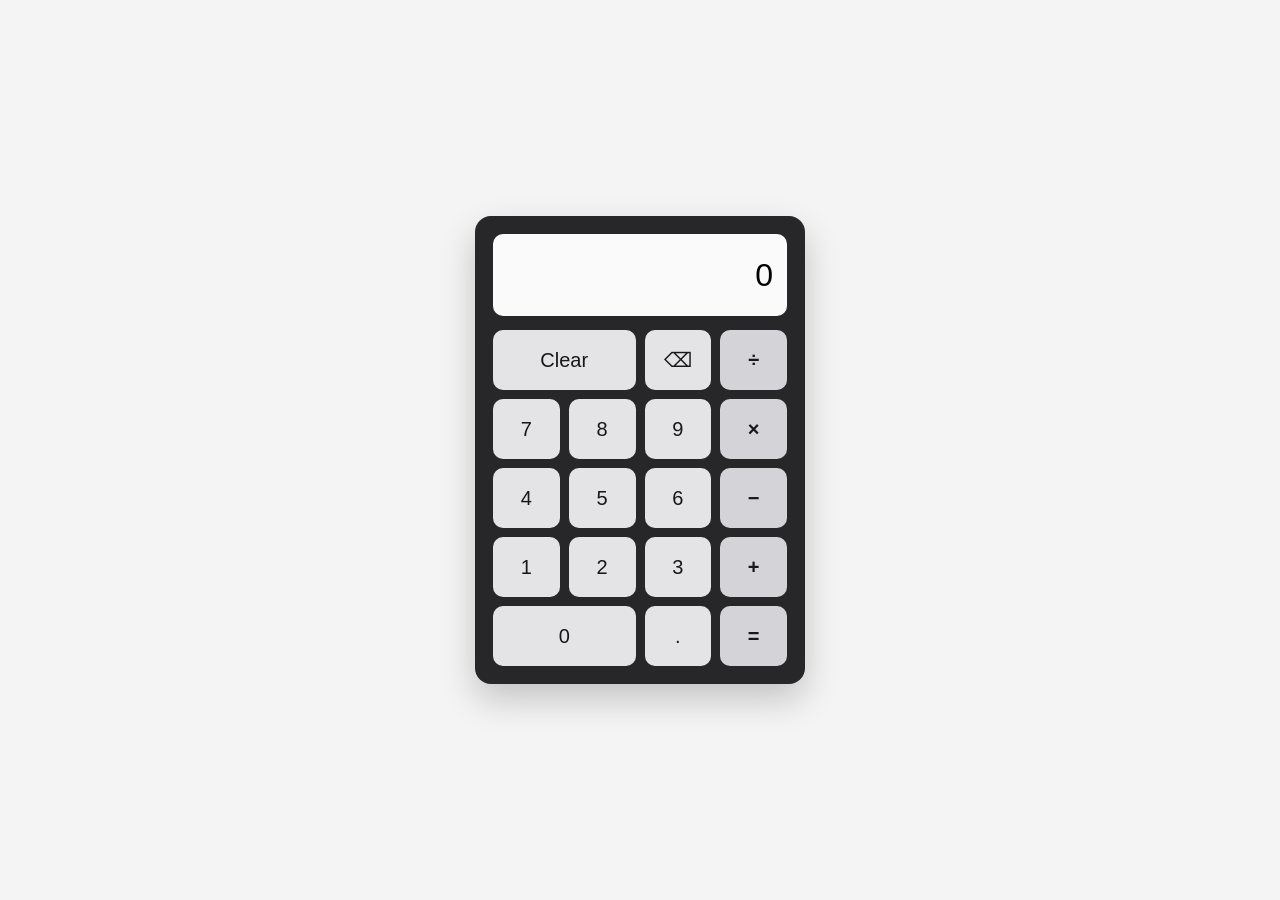
<file: calculator/index.html>
<!DOCTYPE html>
<html lang="en">
<head>
  <meta charset="UTF-8">
  <meta name="viewport" content="width=device-width, initial-scale=1.0">
  <title>Calculator | Odin Project</title>
  <link rel="stylesheet" href="style.css">
</head>
<body>
  <main class="calculator">
    <div id="display" class="display">0</div>
    <div class="keys">
      <button data-action="clear" class="wide">Clear</button>
      <button data-action="backspace">⌫</button>
      <button data-operator="/">÷</button>

      <button data-number="7">7</button>
      <button data-number="8">8</button>
      <button data-number="9">9</button>
      <button data-operator="*">×</button>

      <button data-number="4">4</button>
      <button data-number="5">5</button>
      <button data-number="6">6</button>
      <button data-operator="-">−</button>

      <button data-number="1">1</button>
      <button data-number="2">2</button>
      <button data-number="3">3</button>
      <button data-operator="+">+</button>

      <button data-number="0" class="wide">0</button>
      <button data-action="decimal">.</button>
      <button data-action="equals">=</button>
    </div>
  </main>
  <script src="script.js"></script>
</body>
</html>
</file>
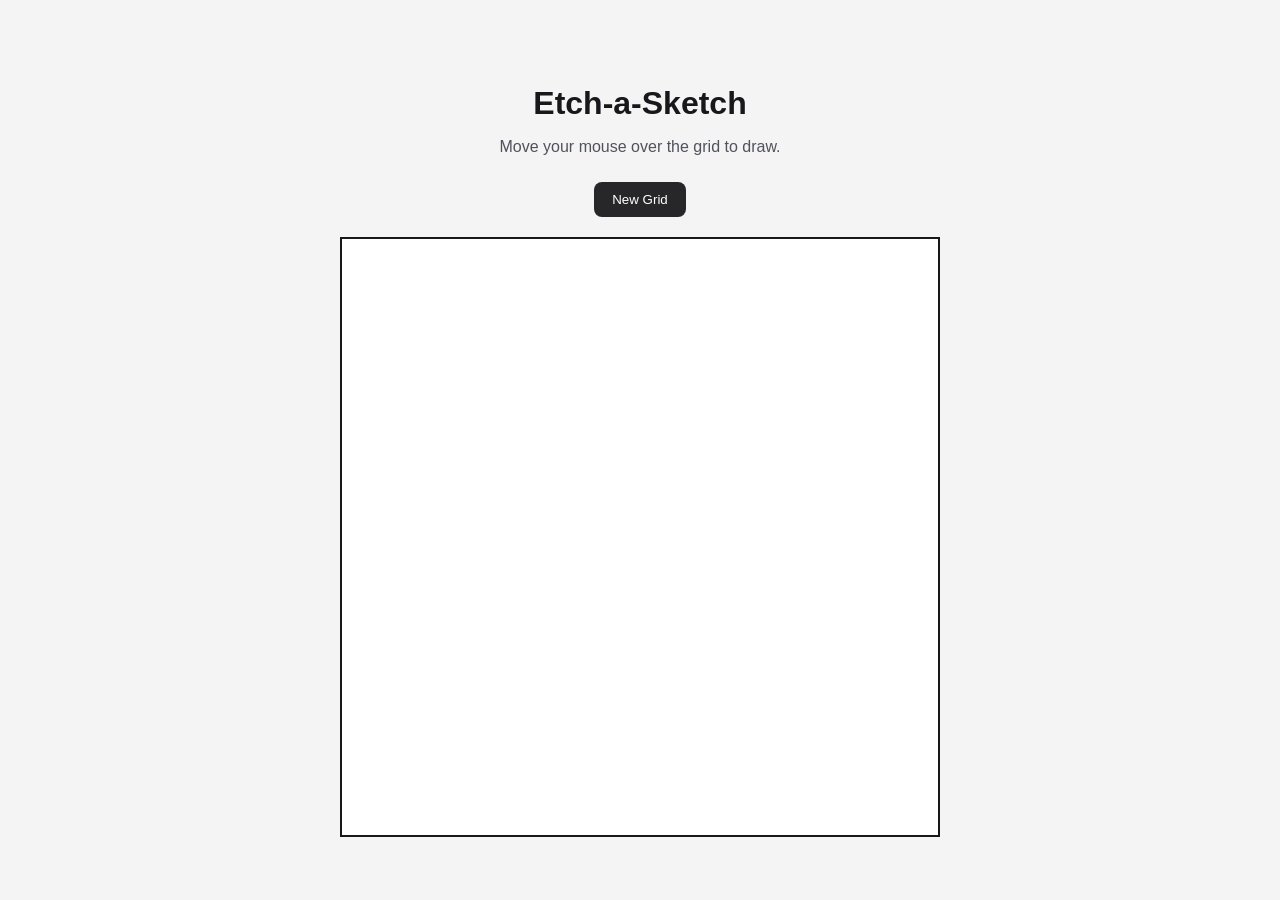
<file: etch-a-sketch/index.html>
<!DOCTYPE html>
<html lang="en">
<head>
  <meta charset="UTF-8">
  <meta name="viewport" content="width=device-width, initial-scale=1.0">
  <title>Etch-a-Sketch | Odin Project</title>
  <link rel="stylesheet" href="style.css">
</head>
<body>
  <main>
    <h1>Etch-a-Sketch</h1>
    <p>Move your mouse over the grid to draw.</p>
    <button id="resize">New Grid</button>
    <div id="grid" aria-label="Drawing grid"></div>
  </main>
  <script src="script.js"></script>
</body>
</html>
</file>
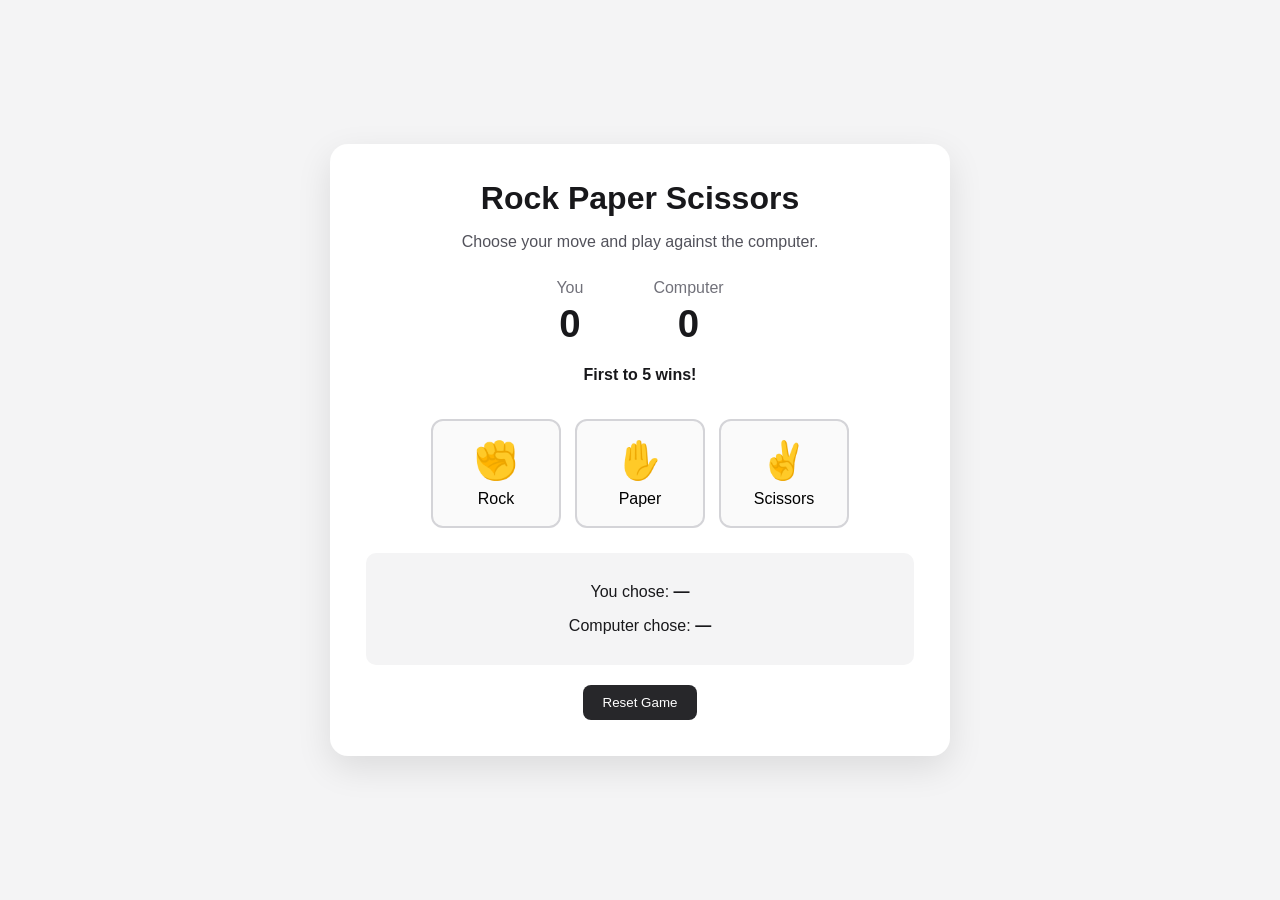
<file: rock-paper-scissors/index.html>
<!DOCTYPE html>
<html lang="en">
<head>
  <meta charset="UTF-8">
  <meta name="viewport" content="width=device-width, initial-scale=1.0">
  <title>Rock Paper Scissors | Odin Project</title>
  <link rel="stylesheet" href="style.css">
</head>
<body>
  <main class="game">
    <h1>Rock Paper Scissors</h1>
    <p class="subtitle">Choose your move and play against the computer.</p>

    <section class="scoreboard" aria-label="Scoreboard">
      <div><span>You</span><strong id="human-score">0</strong></div>
      <div><span>Computer</span><strong id="computer-score">0</strong></div>
    </section>

    <p id="status" class="status">First to 5 wins!</p>

    <div class="choices">
      <button class="choice" data-choice="rock">✊<span>Rock</span></button>
      <button class="choice" data-choice="paper">✋<span>Paper</span></button>
      <button class="choice" data-choice="scissors">✌️<span>Scissors</span></button>
    </div>

    <div class="round">
      <p>You chose: <strong id="human-choice">—</strong></p>
      <p>Computer chose: <strong id="computer-choice">—</strong></p>
    </div>

    <button id="reset" class="reset">Reset Game</button>
  </main>
  <script src="script.js"></script>
</body>
</html>
</file>
<file: calculator/style.css>
* { box-sizing: border-box; }
body {
  margin: 0; min-height: 100vh; display: grid; place-items: center;
  font-family: Arial, sans-serif; background: #f4f4f5;
}
.calculator {
  width: 330px; padding: 18px; background: #27272a; border-radius: 16px;
  box-shadow: 0 15px 35px rgba(0,0,0,.2);
}
.display {
  height: 82px; margin-bottom: 14px; padding: 20px 14px; overflow: hidden;
  display: flex; align-items: center; justify-content: flex-end;
  background: #fafafa; border-radius: 10px; font-size: 2rem; word-break: break-all;
}
.keys { display: grid; grid-template-columns: repeat(4, 1fr); gap: 9px; }
button {
  min-height: 60px; border: 0; border-radius: 10px; background: #e4e4e7;
  color: #18181b; font-size: 1.25rem; cursor: pointer;
}
button:hover { filter: brightness(.93); }
button:active { transform: scale(.98); }
.wide { grid-column: span 2; }
[data-operator], [data-action="equals"] { background: #d4d4d8; font-weight: 700; }
</file>
<file: etch-a-sketch/style.css>
* { box-sizing: border-box; }
body {
  margin: 0; min-height: 100vh; display: grid; place-items: center;
  font-family: Arial, sans-serif; background: #f4f4f5; color: #18181b;
}
main { text-align: center; padding: 25px; }
h1 { margin-bottom: 5px; }
p { color: #52525b; }
#resize {
  margin: 10px 0 20px; padding: 10px 18px; border: 0; border-radius: 8px;
  background: #27272a; color: white; cursor: pointer;
}
#grid {
  width: min(80vw, 600px); height: min(80vw, 600px); margin: auto;
  display: flex; flex-wrap: wrap; border: 2px solid #18181b;
  background: white;
}
.square { flex: 1 0 calc(100% / 16); aspect-ratio: 1; background: white; }
</file>
<file: rock-paper-scissors/style.css>
* { box-sizing: border-box; }
body {
  margin: 0; min-height: 100vh; display: grid; place-items: center;
  font-family: Arial, sans-serif; background: #f4f4f5; color: #18181b;
}
.game {
  width: min(92%, 620px); padding: 36px; text-align: center;
  background: white; border-radius: 18px; box-shadow: 0 12px 35px rgba(0,0,0,.1);
}
h1 { margin: 0 0 8px; }
.subtitle { color: #52525b; margin-bottom: 28px; }
.scoreboard { display: flex; justify-content: center; gap: 70px; margin: 20px 0; }
.scoreboard div { display: grid; gap: 5px; }
.scoreboard span { color: #71717a; }
.scoreboard strong { font-size: 2.4rem; }
.status { min-height: 28px; font-weight: 700; }
.choices { display: flex; justify-content: center; gap: 14px; margin: 25px 0; }
.choice {
  width: 130px; padding: 18px 10px; border: 2px solid #d4d4d8; border-radius: 12px;
  background: #fafafa; cursor: pointer; font-size: 2.3rem; transition: .15s;
}
.choice:hover { transform: translateY(-3px); border-color: #71717a; background: #f4f4f5; }
.choice span { display: block; font-size: 1rem; margin-top: 8px; }
.round { padding: 14px; border-radius: 10px; background: #f4f4f5; }
.reset { margin-top: 20px; padding: 10px 20px; border: 0; border-radius: 8px; cursor: pointer; background: #27272a; color: white; }
@media (max-width: 500px) { .choices { gap: 7px; } .choice { width: 95px; } }
</file>
